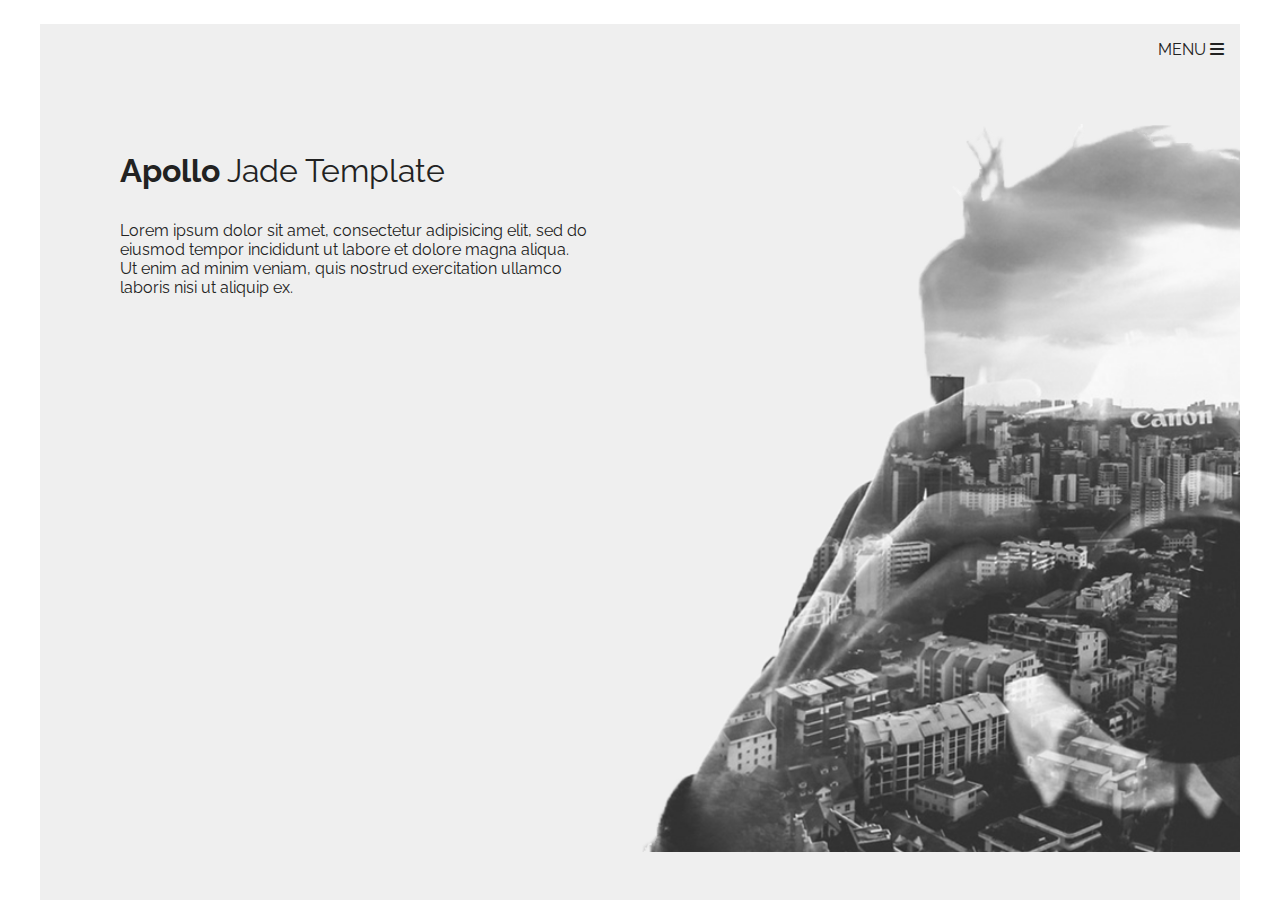
<file: 03. Portfolio_Resources/index.html>
<!DOCTYPE html>
<html lang="en">

<head>
    <meta charset="UTF-8">
    <meta name="viewport" content="width=device-width, initial-scale=1.0">
    <title>Portfolio</title>
    <link rel="stylesheet" href="./styles.css">
    <link rel="stylesheet" href="https://cdnjs.cloudflare.com/ajax/libs/font-awesome/6.5.1/css/all.min.css">
    <link
        href="https://fonts.googleapis.com/css2?family=Raleway:ital,wght@0,300;0,400;0,500;0,600;0,700;1,100;1,200;1,300;1,400;1,500;1,600;1,700;1,800&display=swap"
        rel="stylesheet">
</head>

<body>
    <main>
        <section id="hero" class="page-section">
            <div class="navigation">
                <span>MENU</span>
                <i class="fa-solid fa-bars"></i>
            </div>

            <div class="section-info">
                <h1 class="title">
                    <b class="bolded">Apollo</b> Jade Template
                </h1>
                <p class="desc">Lorem ipsum dolor sit amet, consectetur adipisicing elit, sed do eiusmod tempor
                    incididunt ut labore
                    et dolore magna aliqua. Ut enim ad minim veniam, quis nostrud exercitation ullamco laboris nisi ut
                    aliquip ex.
                </p>

                <div class="divider vertical"></div>
            </div>

            <img src="./03. Portfolio/images/hero.png" alt="Hero image" class="section-img hero-image">
        </section>
    </main>
</body>

</html>
</file>
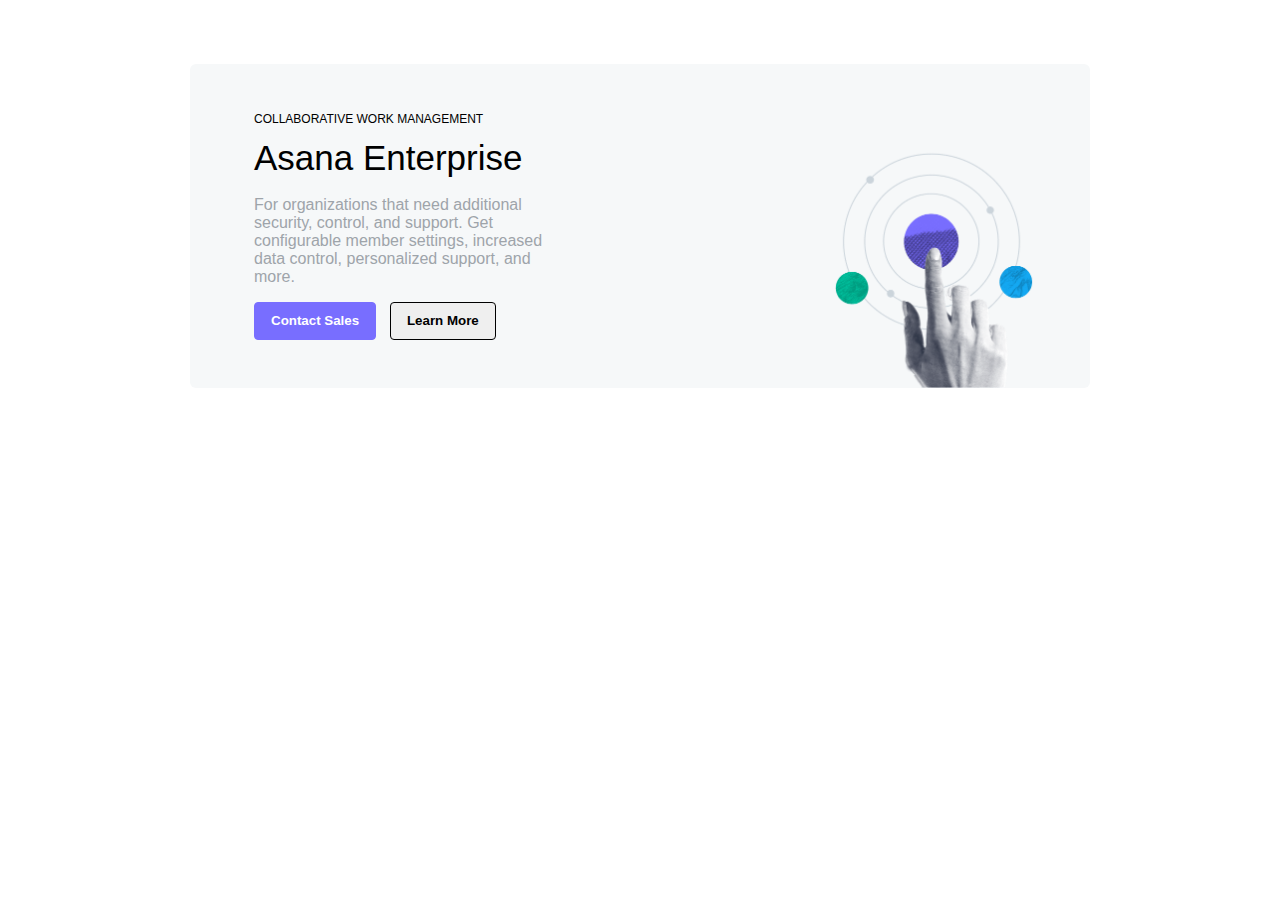
<file: 01. Enterprise_Resources/01. Enterprise/index.html>
<!DOCTYPE html>
<html lang="en">

<head>
    <meta charset="UTF-8">
    <meta name="viewport" content="width=device-width, initial-scale=1.0">
    <title>Enterprise</title>
    <link rel="stylesheet" href="styles.css">
</head>

<body>
    <section class="enterprise">
        <div class="info">
            <h2 class="subtitle">COLLABORATIVE WORK MANAGEMENT</h2>
            <h1 class="title">Asana Enterprise</h1>
            <p class="description">
                For organizations that need additional security, control, and support. Get configurable member settings,
                increased data control, personalized support, and more.
            </p>
            <button class="btn btn-primary">Contact Sales</button>
            <button class="btn">Learn More</button>
        </div>
        <img src="./images/img.png" alt="asana" class="img">
    </section>
</body>

</html>
</file>
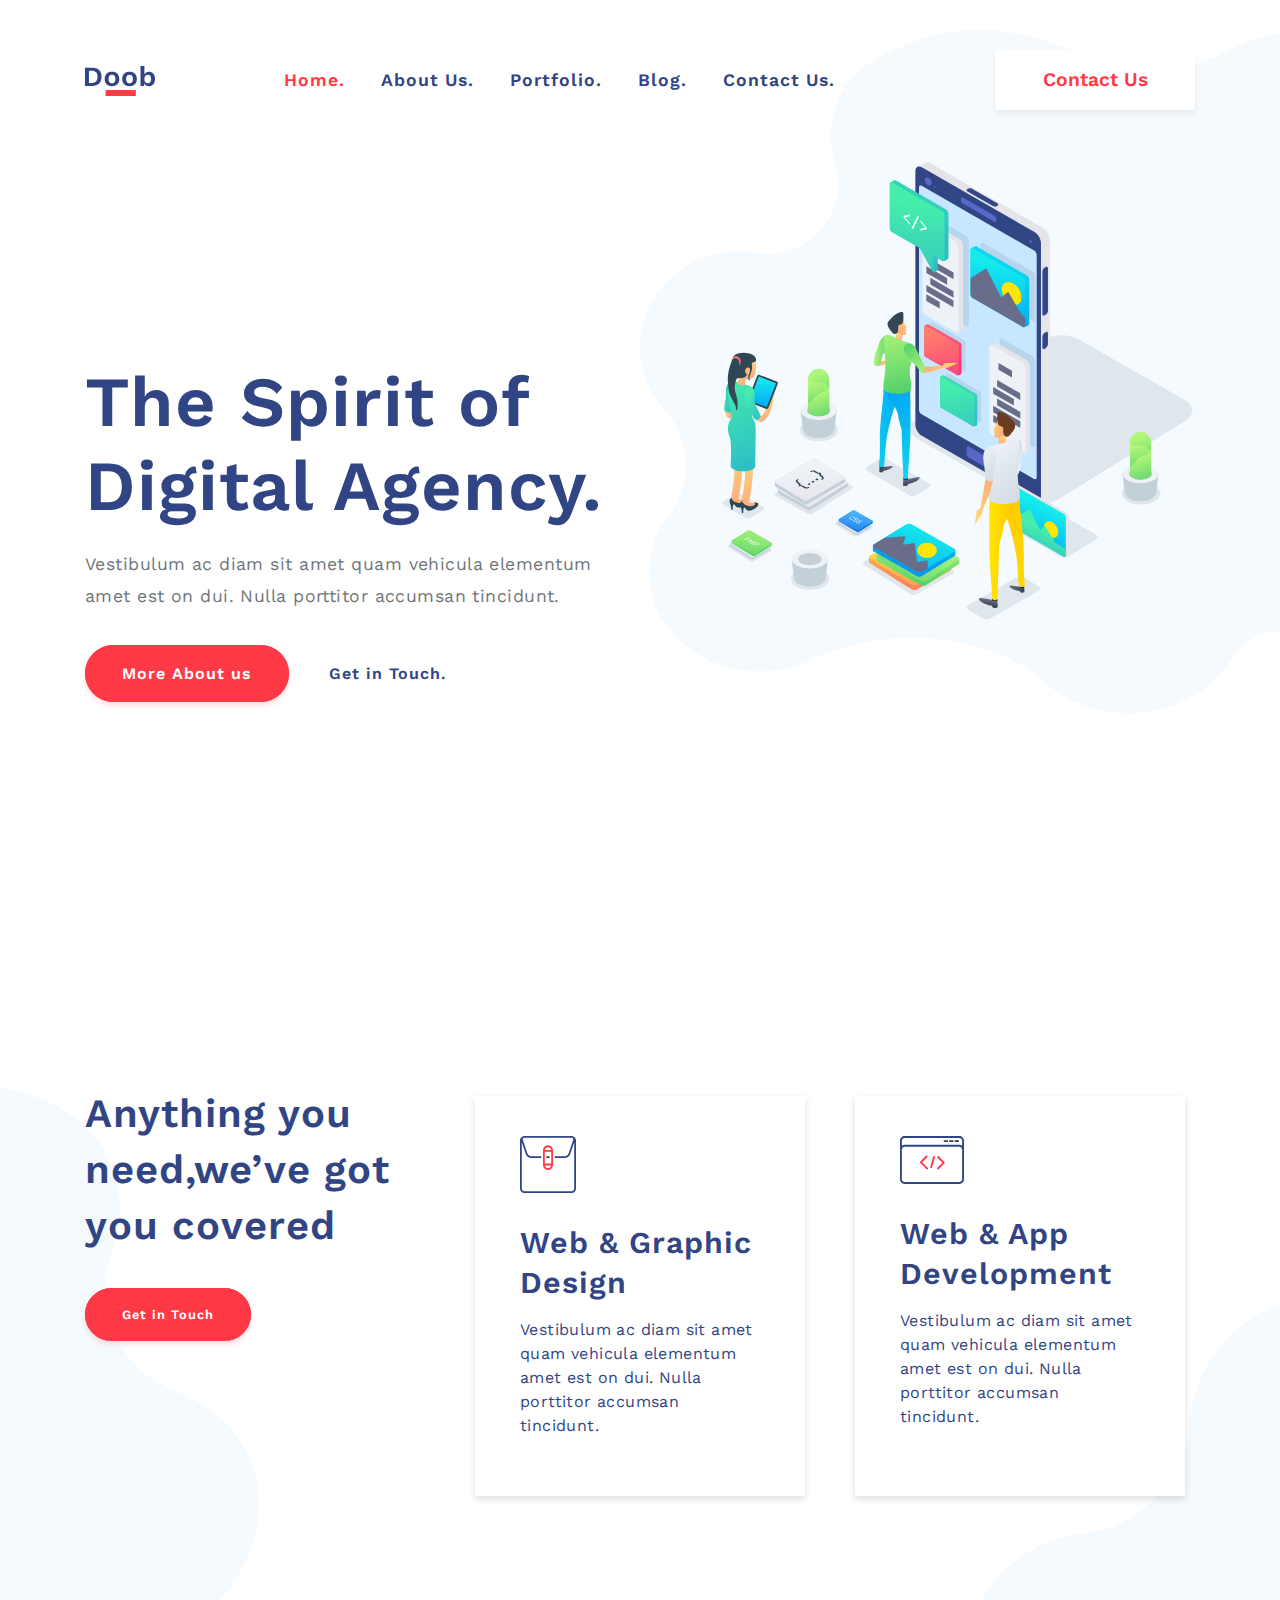
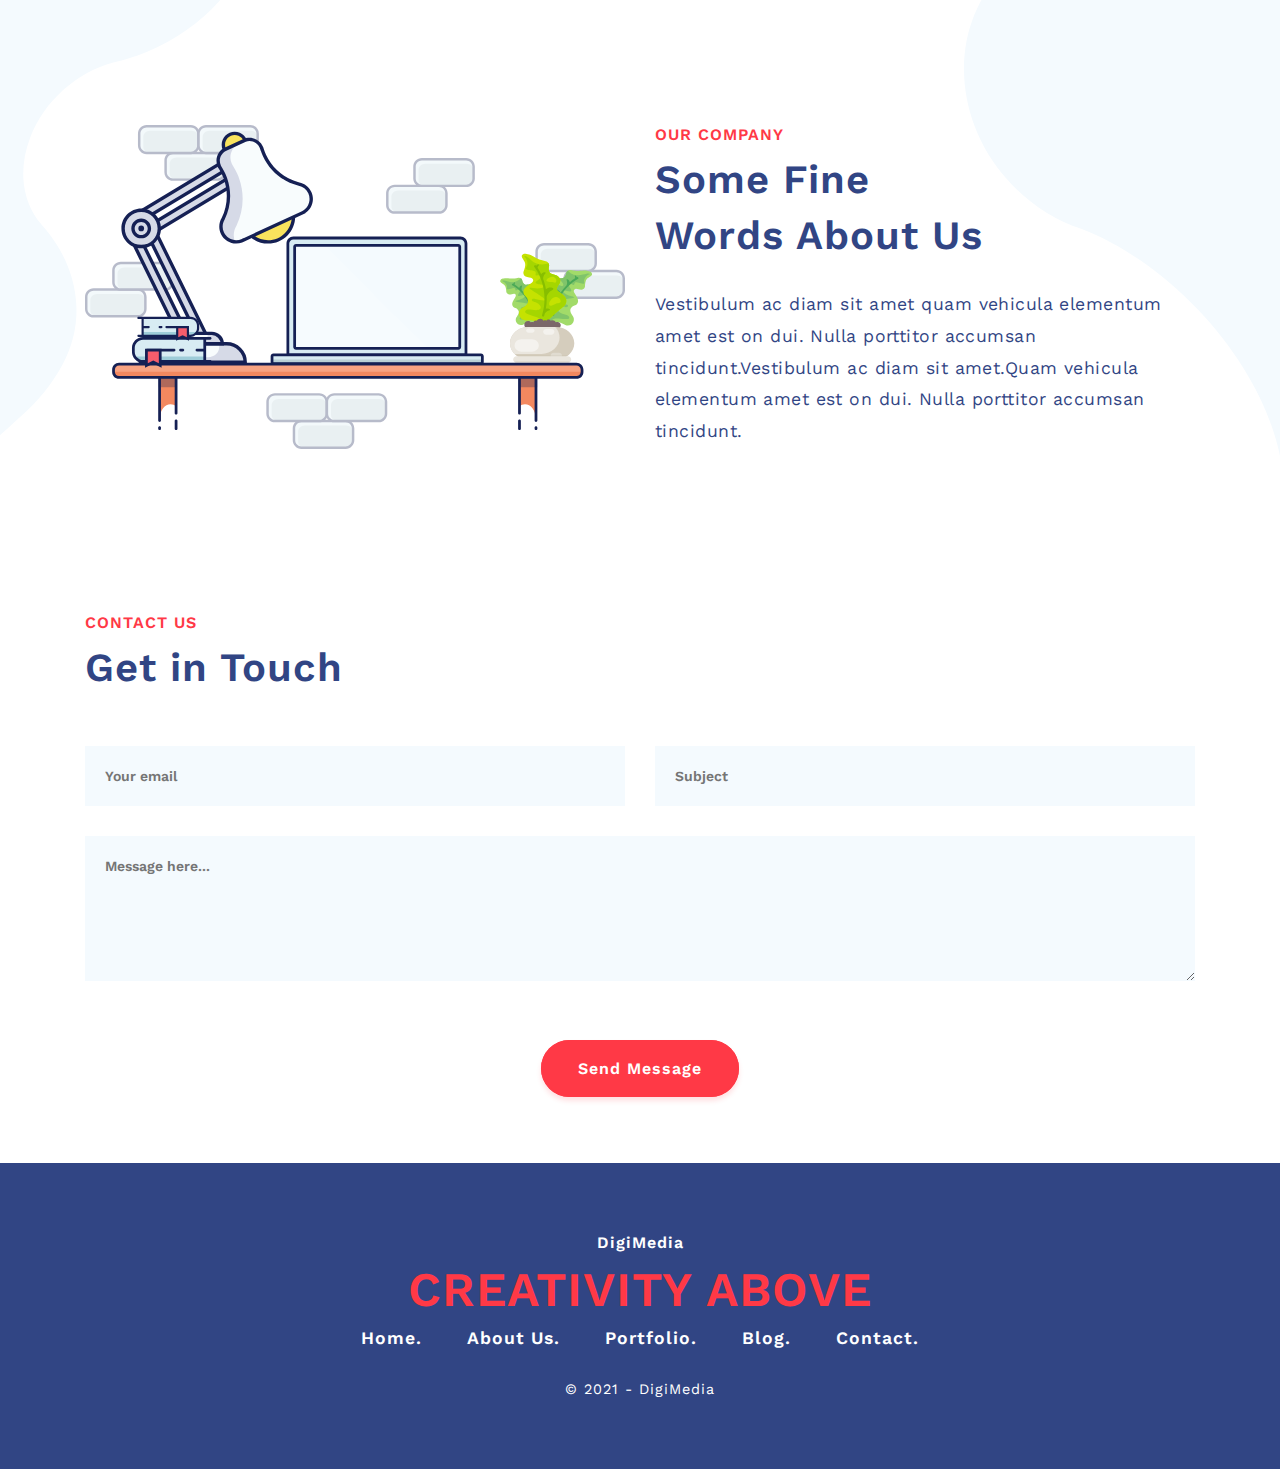
<file: 02. DigiMedia_Resources/02. DigiMedia/index.html>
<!DOCTYPE html>
<html lang="en">

<head>
  <meta http-equiv="content-type" content="text/html; charset=utf-8" />
  <meta name="viewport" content="width=device-width, initial-scale=1.0" />
  <link rel="icon" type="image/png" href="images/favicon.png" />
  <link href="https://fonts.googleapis.com/css?family=Work+Sans:400,600&display=swap" rel="stylesheet" />
  <link rel="stylesheet" href="css/icofont.min.css" />
  <link href="css/bootstrap.min.css" rel="stylesheet" />
  <link href="css/main.css" rel="stylesheet" />
  <link href="css/responsive.css" rel="stylesheet" />
  <title>DigiMedia</title>
</head>

<body>
  <header id="home">
    <section class="container">
      <nav class="navbar navbar-expand-lg navbar-light">
        <a class="navbar-brand" href="#"><img src="images/logo.svg" /></a>
        <div class="collapse navbar-collapse" id="navbarSupportedContent">
          <ul class="navbar-nav mr-auto">
            <li class="nav-item active">
              <a class="nav-link" href="#home">Home.<span class="sr-only">(current)</span></a>
            </li>
            <li class="nav-item">
              <a class="nav-link" href="#about-us">About Us.</a>
            </li>
            <li class="nav-item">
              <a class="nav-link" href="#portfolio">Portfolio.</a>
            </li>
            <li class="nav-item">
              <a class="nav-link" href="#blog">Blog.</a>
            </li>
            <li class="nav-item">
              <a class="nav-link" href="#contact-us">Contact Us.</a>
            </li>
          </ul>
          <form href="#contact-us" class="contact-btn form-inline my-2 my-lg-0">
            <button>Contact Us</button>
          </form>
        </div>
      </nav>
    </section>
    <section class="container-fluid hero">
      <img src="images/hero.svg" />
      <article class="container">
        <h1>The Spirit of<br />Digital Agency.</h1>
        <p>
          Vestibulum ac diam sit amet quam vehicula elementum<br />
          amet est on dui. Nulla porttitor accumsan tincidunt.
        </p>
        <article class="hero-btns">
          <a href="#about-us">More About us</a>
          <a href="#contact-us">Get in Touch.</a>
        </article>
      </article>
    </section>
  </header>
  <section id="about-us" class="services">
    <div class="container-fluid">
      <div class="side-img">
        <img src="images/aside.svg" />
      </div>
      <div class="side2-img">
        <img src="images/aside2.svg" />
      </div>
      <div class="container">
        <div class="row">
          <div class="col-12 col-sm-12 col-lg-4 service-txt">
            <h2>Anything you need,we’ve got you covered</h2>
            <div class="hero-btns service-btn">
              <a href="#contact-us">Get in Touch</a>
            </div>
          </div>
          <div class="col-12 col-sm-6 col-lg-4">
            <div class="service-box">
              <img src="images/service-icon1.svg" />
              <h3>Web & Graphic<br />Design</h3>
              <p>Vestibulum ac diam sit amet quam vehicula elementum amet est
                on dui. Nulla porttitor accumsan tincidunt.
              </p>
            </div>
          </div>
          <div class="col-12 col-sm-6 col-lg-4">
            <div class="service-box">
              <img src="images/service-icon2.svg" />
              <h3>Web & App <br />Development</h3>
              <p>
                Vestibulum ac diam sit amet quam vehicula elementum amet est
                on dui. Nulla porttitor accumsan tincidunt.
              </p>
            </div>
          </div>
        </div>
      </div>
    </div>
  </section>
  <section class="about">
    <div class="container">
      <div class="row">
        <div class="col-12 col-sm-12 col-lg-6">
          <img src="images/aboutimg.svg" />
        </div>
        <div class="col-12 col-sm-12 col-lg-6">
          <h5>OUR COMPANY</h5>
          <h2>Some Fine<br />Words About Us</h2>
          <p>
            Vestibulum ac diam sit amet quam vehicula elementum amet est on
            dui. Nulla porttitor accumsan tincidunt.Vestibulum ac diam sit
            amet.Quam vehicula elementum amet est on dui. Nulla porttitor
            accumsan tincidunt.
          </p>
        </div>
      </div>
    </div>
  </section>
  <section id="contact-us" class="contact">
    <div class="container">
      <div class="row">
        <div class="col-12">
          <h5>CONTACT US</h5>
          <h2>Get in Touch</h2>
        </div>
      </div>
      <div class="row">
        <div class="col-12 col-lg-6 email">
          <input placeholder="Your email" type="email" id="email" />
        </div>
        <div class="col-12 col-lg-6 email">
          <input placeholder="Subject" type="subject" id="subject" />
        </div>
      </div>
      <div class="row">
        <div class="col-12 message">
          <textarea id="message" name="message" rows="5" cols="1" placeholder="Message here..."></textarea>
        </div>
        <div class="col-12">
          <div class="hero-btns contact-btn">
            <a href="#">Send Message</a>
          </div>
        </div>
      </div>
    </div>
  </section>
  <footer>
    <div class="container">
      <div class="row">
        <div class="col-12">
          <h5>DigiMedia</h5>
          <h3>CREATIVITY ABOVE</h3>
          <ul class="contact-nav">
            <li><a href="#home">Home.</a></li>
            <li><a href="#about-us">About Us.</a></li>
            <li><a href="#portfolio">Portfolio.</a></li>
            <li><a href="#blog">Blog.</a></li>
            <li><a href="#contact-us">Contact.</a></li>
          </ul>
          <h6>© 2021 - DigiMedia</h6>
        </div>
      </div>
    </div>
  </footer>
</body>

</html>
</file>
<file: 03. Portfolio_Resources/styles.css>
* {
    margin: 0;
    padding: 0;
    box-sizing: border-box;
}

:root {
    --light-gray: #efefef;
    --dark-gray: #909090;
    --black-gray: #222222;
}

img {
    display: block;
    max-width: 100%;
    height: auto;
}



body {
    font-family: 'Raleway', 'sans-serif';
    color: var(--black-gray);
}

.page-section {
    max-width: 1200px;
    margin: 1.5rem auto;
    background-color: var(--light-gray);
    height: calc(100vh - 1.5rem);
    padding: 3rem 5rem;
    display: flex;
    overflow: hidden;
    gap: 2rem;
}

.page-section .section-info {
    flex: 0 0 45%;
    margin-top: 5rem;
}

.page-section .section-img {
    flex: 0 0 45%;
}

.page-section .title {
    font-size: 2rem;
    font-weight: normal;
    padding-bottom: 2rem;
}

/* Hero Section*/

#hero.page-section {
    position: relative;
}

#hero .navigation {
    position: absolute;
    top: 1rem;
    right: 1rem;
}

#hero .hero-img {
    position: absolute;
    width: 50%;
    bottom: 0px;
    right: 5rem;
}
</file>
<file: 01. Enterprise_Resources/01. Enterprise/styles.css>
* {
    margin: 0;
    padding: 0;
    box-sizing: border-box;
}

body {
    font-family: Helvetica, sans-serif;
    background-color: #fff;
    padding: 4em;
}

.enterprise {
    max-width: 900px;
    margin: 0 auto;
    padding: 0 2em;
    background-color: #f6f8f9;
    border-radius: 6px;
    display: flex;
    justify-content: space-between;
    align-items: flex-end;
}

.enterprise .info {
    width: 40%;
    padding: 3em 0 3em 2em;
}

.enterprise .subtitle {
    font-size: 12px;
    margin-bottom: 1em;
    font-weight: normal;
}

.enterprise .title {
    font-size: 35px;
    margin-bottom: 0.5em;
    font-weight: normal;
}

.enterprise .description {
    margin-bottom: 1em;
    color: #9EA4AA;
}

.enterprise .btn {
    padding: 0.8em 1.2em;
    border: 1px solid #000;
    border-radius: 0.3em;
    font-weight: bold;
}

.enterprise .btn.btn-primary {
    border-color: #786eff;
    background-color: #786eff;
    color: #fff;
    margin-right: 0.7em;
}

.enterprise img {
    width: 30%;
    
}
</file>
<file: 02. DigiMedia_Resources/02. DigiMedia/css/main.css>
* {
  margin: 0;
  padding: 0;
}

html {
  box-sizing: border-box;
}

*,
*:before,
*:after {
  box-sizing: inherit;
}

a {
  font-weight: 600;
  color: #314584;
  text-decoration: none;
  letter-spacing: 1px;
  position: relative;
}

a:focus,
a:hover {
  color: rgba(44, 44, 44, 0.8);
  text-decoration: none;
}

img {
  max-width: 100%;
  height: auto;
}

h1,
h2,
h3,
h5,
h6 {
  color: #314584;
  font-weight: 600;
  letter-spacing: 1px;
}

body {
  color: #314584;
  font-family: "Work Sans", sans-serif;
  font-size: 14px;
  font-weight: 400;
  overflow-x: hidden;
  transition: opacity 1s;
  min-width: 330px;
}

h1 {
  font-size: 4.4rem;
  margin-bottom: 20px;
}

h2 {
  font-size: 2.5rem;
  line-height: 3.5rem;
  margin-bottom: 50px;
}

.about h2 {
  margin-bottom: 25px;
}

h3 {
  font-size: 1.9rem;
  line-height: 2.5rem;
  margin-bottom: 15px;
}

h5 {
  font-size: 1rem;
  color: #ff3946;
}

h6 {
  font-size: 1rem;
  margin-bottom: 10px;
}

.about p {
  color: #314584;
}

p {
  font-size: 1.1rem;
  line-height: 1.8;
  color: #6e757a;
  margin-bottom: 15px;
  letter-spacing: 0.025em;
}

.contact-btn button {
  width: 200px;
  height: 60px;
  border: 0px;
  box-shadow: 0px 4px 6px 0px rgba(30, 32, 33, 0.07);
  background: #fff;
  border-radius: 3px;
  font-size: 1.2rem;
  font-family: "Work Sans", sans-serif;
  font-weight: 600;
  color: #ff3946;
}

.hero-btns a:first-child {
  background: #ff3946;
  border: 2px solid #ff3946;
  color: #fff;
  padding: 17px 35px;
  font-size: 1rem;
  border-radius: 30px;
  box-shadow: 0px 4px 5px 0px rgba(255, 57, 70, 0.15);
}

.hero-btns a:first-child:hover {
  background: #fff;
  border: 2px solid #ff3946;
  color: #314584;
  padding: 17px 35px;
  font-size: 1rem;
  border-radius: 30px;
  transition: all 0.3s ease;
}

.hero-btns a:last-child {
  color: #314584;
  padding: 17px 35px;
  font-size: 1rem;
}

.hero-btns a:last-child:hover {
  color: #ff3946;
  transition: all 0.3s ease;
}

.navbar-light .navbar-toggler {
  color: #314584;
  border: none;
}

.navbar-toggler {
  padding: 0.5rem 1.2rem 0.25rem 0rem;
  font-size: 1.25rem;
  line-height: 1;
  background: transparent;
  border: 1px solid transparent;
  border-radius: 0.25rem;
}

.interactive-menu-button {
  position: relative;
}

.interactive-menu-button a {
  width: 20px;
  height: 20px;
  display: block;
  position: relative;
}

.interactive-menu-button a span {
  height: 4px;
  position: absolute;
  background: #314584;
  text-indent: -999em;
  width: 100%;
  top: 6px;
  transition: all 0.5s cubic-bezier(0, 0.275, 0.125, 1);
}

.interactive-menu-button a span:before,
.interactive-menu-button a span:after {
  content: "";
  height: 4px;
  background: #314584;
  width: 100%;
  position: absolute;
  top: -6px;
  left: 0;
  transition: all 0.5s cubic-bezier(0, 0.275, 0.125, 1);
}

.interactive-menu-button a span:after {
  top: 6px;
}

.service-btn a {
  color: #fff !important;
  font-size: 0.8rem !important;
}

.service-btn a:hover {
  color: #ff3946 !important;
}

.contact-btn {
  text-align: center;
  margin-top: 70px;
}

.contact-btn a {
  color: #fff !important;
}

.contact-btn a:hover {
  color: #314584 !important;
}

.navbar-light .navbar-nav .nav-link {
  color: #314584;
  font-size: 1.1rem;
}

.hero-btns {
  margin-bottom: 350px;
}

.navbar-light .navbar-nav .active > .nav-link {
  color: #ff3946;
}

.navbar {
  padding: 50px 0 0 0;
}

.navbar-light .navbar-brand {
  margin-right: 10%;
}

.nav-item {
  padding: 0 10px;
}

.navbar-light .navbar-nav .nav-link:focus,
.navbar-light .navbar-nav .nav-link:hover {
  color: #ff3946;
}

.hero img {
  position: absolute;
  top: 0;
  right: 0;
  z-index: -9;
  margin-top: 30px;
  width: 50%;
}

.hero h1 {
  margin-top: 250px;
}

.hero p {
  margin-bottom: 50px;
}

.services {
  padding: 50px 0px;
}

.services p {
  font-size: 1rem;
  color: #314584;
  line-height: 1.5rem;
}

.side-img img {
  position: absolute;
  left: -20px;
}

.side2-img img {
  position: absolute;
  right: -20px;
  top: 1300px;
}

.service-box {
  background: #fff;
  padding: 40px 45px;
  margin: 10px;
  box-shadow: 0px 3px 7px 0px rgba(28, 31, 33, 0.15);
  min-height: 400px;
}

.service-box img {
  margin-bottom: 30px;
}

.about {
  margin-bottom: 150px;
}

.contact {
  max-height: 550px;
}

.email input {
  width: 100%;
  height: 60px;
  background: #f4fafe;
  border: none;
  padding: 0px 20px;
  color: #314584;
  font-weight: 600;
  margin-bottom: 15px;
}

textarea {
  background: #f4fafe;
  border: none;
  width: 100%;
  padding: 20px;
  margin-top: 15px;
  color: #314584;
  font-weight: 600;
}

footer {
  background: #314584;
  width: 100%;
  text-align: center;
  padding: 70px 0px 0px 0px;
}

footer h5 {
  color: #fff;
  padding-bottom: 10px;
}

footer h3 {
  color: #ff3946;
  font-size: 3rem;
}

.contact-nav li {
  display: inline;
  color: #fff;
}

.contact-nav a {
  color: #fff;
  font-size: 1.1rem;
  padding: 20px 20px;
}

.contact-nav a:hover {
  color: #ff3946;
}

footer h6 {
  color: #fff;
  font-size: 0.9rem;
  font-weight: 400;
  margin-top: 30px;
  padding-bottom: 60px;
}
</file>
<file: 02. DigiMedia_Resources/02. DigiMedia/css/responsive.css>
@media (max-width: 600px) {
  body {
    margin: 0 5em 0 0;
  }
  .navbar {
    justify-content: center;
  }

  .navbar-light .navbar-brand {
    margin-right: 0;
  }

  .hero img {
    display: none;
  }

  .hero h1 {
    margin-top: 80px;
  }
  .container {
    text-align: center;
    max-width: 500px;
  }

  .hero-btns {
    display: flex;
    flex-direction: column;
    align-items: center;
    margin-bottom: 100px;
  }

  .hero-btns a:first-child {
    padding: 10px 30px;
  }

  .col-sm-6 {
    flex: 0 0 100%;
    max-width: 100%;
    margin-bottom: 20px;
  }

  .about .row {
    gap: 80px;
  }

  .about {
    margin-bottom: 0px;
  }
  .contact .contact-btn {
    display: none;
  }

  /* Contact us and Footer */
  .contact-nav {
    display: flex;
    flex-direction: column;
    align-items: center;
  }

  footer h3 {
    padding: 0 10px;
  }

  footer h6 {
    padding-bottom: 0px;
  }
}
</file>
